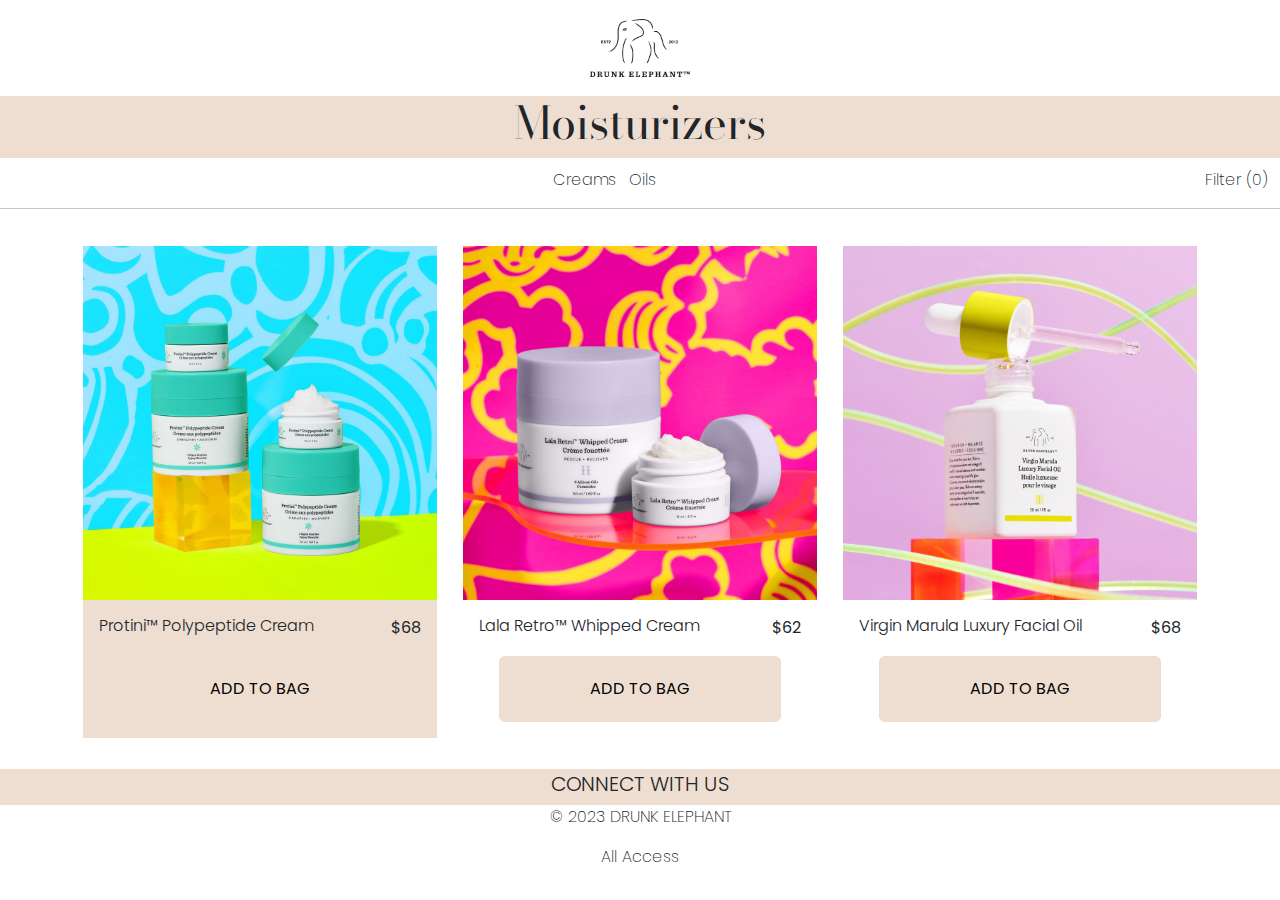
<file: index.html>
<!doctype html>
<html>
<head>
<meta charset="utf-8">
<meta name="viewport" content="width=device-width, initial-scale=1.0">
<title>Moisturizers - Drunk Elephant</title>
<link href="css/bootstrap.min.css" rel="stylesheet">
<link href="css/style.css" rel="stylesheet">
<link rel="stylesheet" href="https://maxst.icons8.com/vue-static/landings/line-awesome/line-awesome/1.3.0/css/line-awesome.min.css">
<link href="css/bootstrap-custom.css" rel="stylesheet">
<link href="img/logo.png" rel="icon">
</head>
	
	
<body>
	<header> 
	<div class="container">
	<div class="row">
	
		
	<article class="col-lg-4 col-sm-12 text-end">
	
	</article>
	
	<article class="col-lg-4 col-sm-12 text-center">
	<img src="img/logo.png" alt="logo" class="image-fluid" width="100px">
	</article>
		
	<article class="col-lg-4 col-sm-12 text-end">
	<i class="las la-search"></i>
	<i class="las la-shopping-bag"></i>
	<i class="las la-user"></i>
	</article>
		
	</div>
		</div>
</header>
	
<section id ="cleanser" class="bg-beige"> 
	<div class="container">
	<div class="row">
	
		
	<article class="col-lg-4 col-sm-12 text-start">
	<i class="las la-bars"></i>
	</article>
	
	<article class="col-lg-4 col-sm-12 text-center">
	<h1>Moisturizers</h1>
	</article>
		
	<article class="col-lg-4 col-sm-12 text-end">
	
	</article>

</div>
</div>
</section>
	
	<section id="sections">
	<div class="container-fluid">
		
		<ul class="list-inline text-center">
					<li class="list-inline-item ">Creams</li>
					<li class="list-inline-item">Oils</li>
					<li class="list-inline-item float-end">Filter (0)</li>
				</ul>
		

			
		
	 </div>
		<hr>
	</section>

<section id="row">
	<div class="container">	
		<div class="text-center">
		<div class="row"> 
			<article class="col-lg-4 col-sm-6 col-12">
			<div class="card">
			<img src="img/protini.jpg" alt="protini-cream" class="image-fluid" >
			<div class="card-body bg-beige">
				<div class="row">
								<article class="col-lg-10 col-sm-12 text-start">
									<h5>Protini™ Polypeptide Cream</h5>
							
								</article>
								<article class="col-lg-2 col-sm-12 text-end">
									<p>$68</p>
								</article>
							</div>
				<div class="text-center">
					<a href="#" class="btn btn-primary mt-10 bg-beige"> ADD TO BAG</a>
				</div>
			
			</div>
			</div>
			</article>
			
			<article class="col-lg-4 col-sm-6 col-12 text-start">
			<div class="card">
			<img src="img/lala.jpg" alt="lala-cream" class="image-fluid">
			<div class="card-body">
				<div class="row">
								<article class="col-lg-10 col-sm-12 text-start">
									<h5>Lala Retro™ Whipped Cream</h5>
							
								</article>
								<article class="col-lg-2 col-sm-12 text-end">
									<p>$62</p>
								</article>
							</div>
			<div class="text-center">
					<a href="#" class="btn btn-primary mt-10 bg-beige"> ADD TO BAG</a>
				</div>
			</div>
			</div>
			</article>
			
			
			
			<article class="col-lg-4 col-sm-6 col-12 text-start">
			<div class="card">
			<img src="img/virgin.jpg" alt="virgin-oil" class="image-fluid">
			<div class="card-body">
				<div class="row">
								<article class="col-lg-10 col-sm-12">
									<h5>Virgin Marula Luxury Facial Oil</h5>
							
								</article>
								<article class="col-lg-2 col-sm-12 text-end">
									<p>$68</p>
								</article>
							
				<div class="text-center">
			<a href="#" class="btn btn-primary mt-10 bg-beige"> ADD TO BAG</a>
			</div>
			</div>
			</div>
			</div>
			</article>
			</div>
			</div>
			</div>
			</section>
			
			


<footer>
<section id="footer" class="bg-beige"> 
	<div class="container-fluid">
	<div class="text-center">
	<div class="row">
	
	<article class="col-lg-4 col-sm-12 text-start">
	
	</article>
		
	<article class="col-lg-4 col-sm-12 text-center">
	<p>CONNECT WITH US</p>
	<i class="lab la-facebook"></i>
	<i class="lab la-twitter"></i>
	<i class="lab la-instagram"></i>
	</article>
	 
	<article class="col-lg-4 col-sm-12 text-start">
	
	</article>
		
	</div>
	
	</div>
	</div>
</section>
	
<section id="footer-2">
<div class="container-fluid">
<div class="text-center">

<p>© 2023 DRUNK ELEPHANT</p>
<p>All Access</p>
</div>
	
</div>
	
</section>
	

</footer>
	
<script src="js/jquery.min.js"></script>
<script src="js/bootstrap.min.js"></script>
	
</body>
</html>
</file>
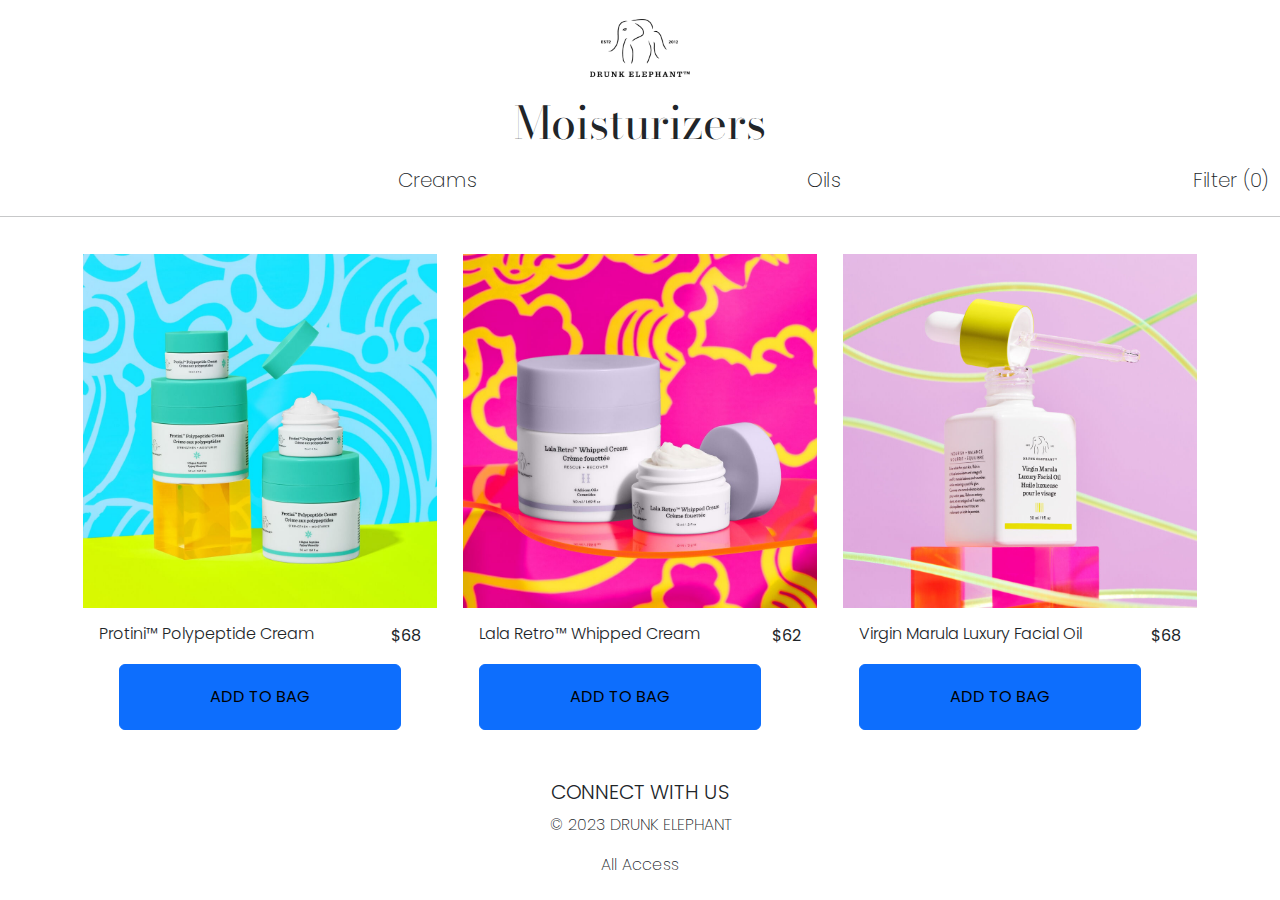
<file: moisturizers.html>
<!doctype html>
<html>
<head>
<meta charset="utf-8">
<meta name="viewport" content="width=device-width, initial-scale=1.0">
<title>Moisturizers - Drunk Elephant</title>
<link href="css/bootstrap.min.css" rel="stylesheet">
<link href="css/style.css" rel="stylesheet">
<link rel="stylesheet" href="https://maxst.icons8.com/vue-static/landings/line-awesome/line-awesome/1.3.0/css/line-awesome.min.css">
<link href="css/bootstrap-custom.css" rel="stylesheet">
<link href="img/logo.png" rel="icon">
</head>
	
	
<body>
	<header> 
	<div class="container">
	<div class="row">
	
		
	<article class="col-lg-4 col-sm-12 text-end">
	
	</article>
	
	<article class="col-lg-4 col-sm-12 text-center">
	<img src="img/logo.png" alt="logo" class="image-fluid" width="100px">
	</article>
		
	<article class="col-lg-4 col-sm-12 text-end">
	<i class="las la-search"></i>
	<i class="las la-shopping-bag"></i>
	<i class="las la-user"></i>
	</article>
		
	</div>
		</div>
</header>
	
<section id ="cleanser"> 
	<div class="container">
	<div class="row">
	
		
	<article class="col-lg-4 col-sm-12 text-start">
	<i class="las la-bars"></i>
	</article>
	
	<article class="col-lg-4 col-sm-12 text-center">
	<h1>Moisturizers</h1>
	</article>
		
	<article class="col-lg-4 col-sm-12 text-end">
	
	</article>

</div>
</div>
</section>
	
	<section id="sections">
	<div class="container-fluid">
		
		<div class="row"> 
			<article class="col-lg-8 col-sm-12 text-end">
				<h3>Creams&nbsp;&nbsp;&nbsp;&nbsp;&nbsp;&nbsp;&nbsp;&nbsp;&nbsp;&nbsp;&nbsp;&nbsp;&nbsp;&nbsp;&nbsp;&nbsp;&nbsp;&nbsp;&nbsp;&nbsp;&nbsp;&nbsp;&nbsp;&nbsp;&nbsp;&nbsp;&nbsp;&nbsp;&nbsp; &nbsp;&nbsp;&nbsp;&nbsp;&nbsp;&nbsp;&nbsp;&nbsp;&nbsp;&nbsp;&nbsp;&nbsp;&nbsp;&nbsp;&nbsp;&nbsp;&nbsp;&nbsp;&nbsp;&nbsp;&nbsp;&nbsp;&nbsp;&nbsp; Oils</h3>
			</article>
			
			<article class="col-lg-4 col-sm-12 text-end">
				<h3>Filter (0)</h3>
			</article>
			
		</div>
	 </div>
		<hr>
	</section>

<section id="row">
	<div class="container">	
		<div class="text-center">
		<div class="row"> 
			<article class="col-lg-4 col-sm-6 col-12">
			<div class="card">
			<img src="img/protini.jpg" alt="protini-cream" class="image-fluid" >
			<div class="card-body">
				<div class="row">
								<article class="col-lg-10 col-sm-12 text-start">
									<h5>Protini™ Polypeptide Cream</h5>
							
								</article>
								<article class="col-lg-2 col-sm-12 text-end">
									<p>$68</p>
								</article>
							</div>
			<a href="#" class="btn btn-primary mt-10"> ADD TO BAG</a>
			</div>
			</div>
			</article>
			
			<article class="col-lg-4 col-sm-6 col-12 text-start">
			<div class="card">
			<img src="img/lala.jpg" alt="lala-cream" class="image-fluid">
			<div class="card-body">
				<div class="row">
								<article class="col-lg-10 col-sm-12 text-start">
									<h5>Lala Retro™ Whipped Cream</h5>
							
								</article>
								<article class="col-lg-2 col-sm-12 text-end">
									<p>$62</p>
								</article>
							</div>
			<a href="#" class="btn btn-primary mt-10"> ADD TO BAG</a>
			</div>
			</div>
			</article>
			
			
			
			<article class="col-lg-4 col-sm-6 col-12 text-start">
			<div class="card">
			<img src="img/virgin.jpg" alt="virgin-oil" class="image-fluid">
			<div class="card-body">
				<div class="row">
								<article class="col-lg-10 col-sm-12">
									<h5>Virgin Marula Luxury Facial Oil</h5>
							
								</article>
								<article class="col-lg-2 col-sm-12 text-end">
									<p>$68</p>
								</article>
							</div>
			<a href="#" class="btn btn-primary mt-10"> ADD TO BAG</a>
			</div>
			</div>
			</article>
			
			
			
		</div>
		</div>
	 </div>
</section>



<footer>
<section id="footer"> 
	<div class="container-fluid">
	<div class="text-center">
	<div class="row">
	
	<article class="col-lg-4 col-sm-12 text-start">
	
	</article>
		
	<article class="col-lg-4 col-sm-12 text-center">
	<p>CONNECT WITH US</p>
	<i class="lab la-facebook"></i>
	<i class="lab la-twitter"></i>
	<i class="lab la-instagram"></i>
	</article>
	 
	<article class="col-lg-4 col-sm-12 text-start">
	
	</article>
		
	</div>
	
	</div>
	</div>
</section>
	
<section id="footer-2">
<div class="container-fluid">
<div class="text-center">

<p>© 2023 DRUNK ELEPHANT</p>
<p>All Access</p>
</div>
	
</div>
	
</section>
	

</footer>
	
<script src="js/jquery.min.js"></script>
<script src="js/bootstrap.min.js"></script>
	
</body>
</html>
</file>
<file: css/style.css>
@import url('https://fonts.googleapis.com/css2?family=Poppins:wght@100;200;300;400&display=swap');
@import url('https://fonts.googleapis.com/css2?family=Bodoni+Moda:ital,wght@1,400;1,500&family=Poppins:wght@100;200;300;400&display=swap');

body{
	font-family:'Poppins', sans-serif;
	font-weight: 200;
}

header{
	padding:1.5% 0%;
}


.bg-purple{
background-color:#DBD0EE;
border-color:#DBD0EE;
}


.bg-beige{
background-color:#EEDED1;
border-color:#EEDED1;
}

i{
font-size:30px;
}

#cleanser i{
	font-size:35px;
	padding: 10px 0px;
}

#sections{
	padding:10px 0px;
}

h1{
	font-family:'Bodoni Moda', serif;
	font-size:45px;
	font-weight: 400;
}

h3{
	font-family: 'Poppins', sans-serif;
	font-weight: 200;
	font-size:20px;
}
h5{
	font-family: 'Poppins', sans-serif;
	font-size:16px;
	font-weight: 300;
}

#row{
	padding:10px 0px 30px;	
}

#row .card{
	border-radius: 0;
	border-color: transparent;
}

#row .card:hover{
	background-color:#DBD0EE;
}

#row p{
 font-weight:400;
 font-size:16px;
}

.btn-primary{
	color:#000;
	text-align:center;
	padding:20px 90px;
}
.btn-primary:hover{
	color:#000;
	background-color:#fff;
	border-color:#DBD0EE;
}

#footer{
	line-height:0.01;
	padding:15px 0px 5px;
	font-size: 20px;
	font-weight: 300;
}
</file>
